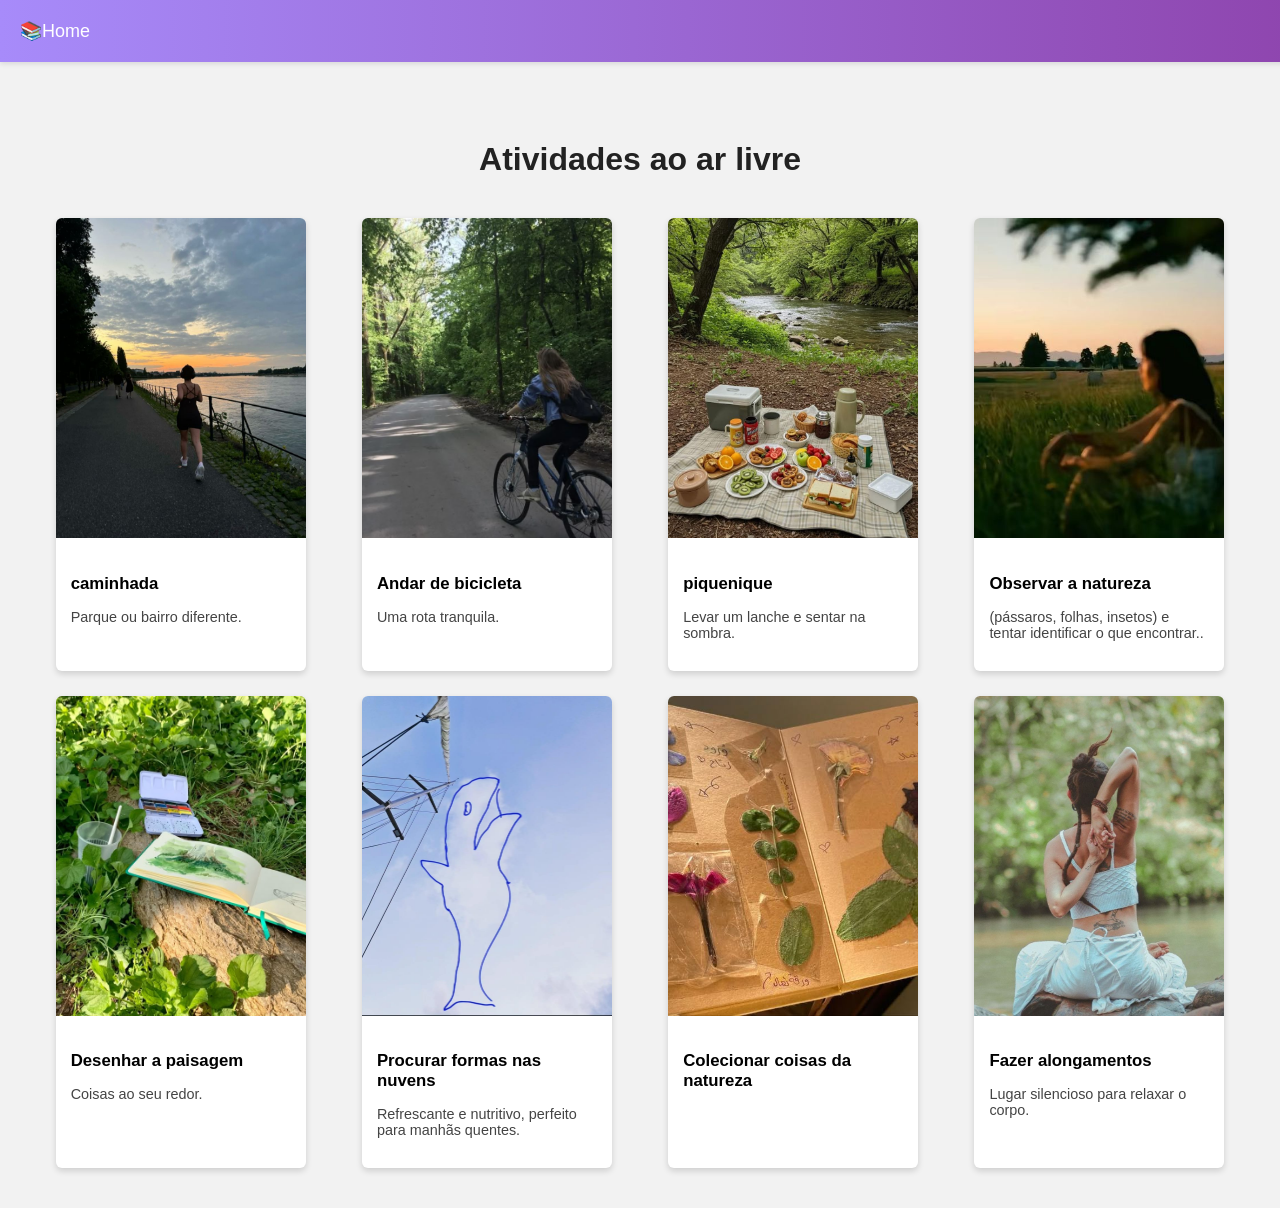
<file: caminhada.html>
<!DOCTYPE html>
<html lang="pt-BR">
<head>
  <meta charset="UTF-8" />
  <meta name="viewport" content="width=device-width, initial-scale=1.0" />

  <header class="navbar">
  <a href="index.html" class="logo">📚Home</a>
  
</header>

  <title>Atividades ao ar livre</title>
  <style>
   
    
  </style>
</head>
<body>

  <div class="container">
    <link rel="stylesheet" href="ler.css" />
    <h1>Atividades ao ar livre</h1>

    <div class="card-grid">
      <!-- Primeira linha -->
      <div class="card">
        <img src="livre/caminhada.jpeg" alt="caminhada">
        <div class="card-content">
          <h3>caminhada</h3>
          <p>Parque ou bairro diferente.</p>
         
        </div>
      </div>

      <div class="card">
        <img src="livre/bike.jpeg" alt="Salada de kiwi">
        <div class="card-content">
          <h3>Andar de bicicleta</h3>
          <p>Uma rota tranquila.</p>
         
        </div>
      </div>

      <div class="card">
        <img src="livre/piqueniqu.jpeg" alt="Mix de vegetais">
        <div class="card-content">
          <h3>piquenique</h3>
          <p>Levar um lanche e sentar na sombra.</p>
          
        </div>
      </div>

      <div class="card">
        <img src="livre/olhar.jpeg" alt="Pimentões à Juliana">
        <div class="card-content">
          <h3> Observar a natureza</h3>
          <p>(pássaros, folhas, insetos) e tentar identificar o que encontrar..</p>
         
        </div>
      </div>

      <!-- Segunda linha -->
      <div class="card">
        <img src="livre/Sketch.jpeg" alt="Tigela tropical">
        <div class="card-content">
          <h3>Desenhar a paisagem</h3>
          <p>Coisas ao seu redor.</p>
       
        </div>
      </div>

      <div class="card">
        <img src="livre/nuvem.jpg" alt="Smoothie de frutas">
        <div class="card-content">
          <h3>Procurar formas nas nuvens</h3>
          <p>Refrescante e nutritivo, perfeito para manhãs quentes.</p>
        
        </div>
      </div>

      <div class="card">
        <img src="livre/colecao.jpeg" alt="Salada colorida">
        <div class="card-content">
          <h3>Colecionar coisas da natureza</h3>
          
        </div>
      </div>

      <div class="card">
        <img src="livre/yoga.jpeg" alt="Tigela de frutas vermelhas">
        <div class="card-content">
          <h3>Fazer alongamentos</h3>
          <p>Lugar silencioso para relaxar o corpo.</p>
         
        </div>
      </div>
    </div>
  </div>

</body>
</html>
</file>
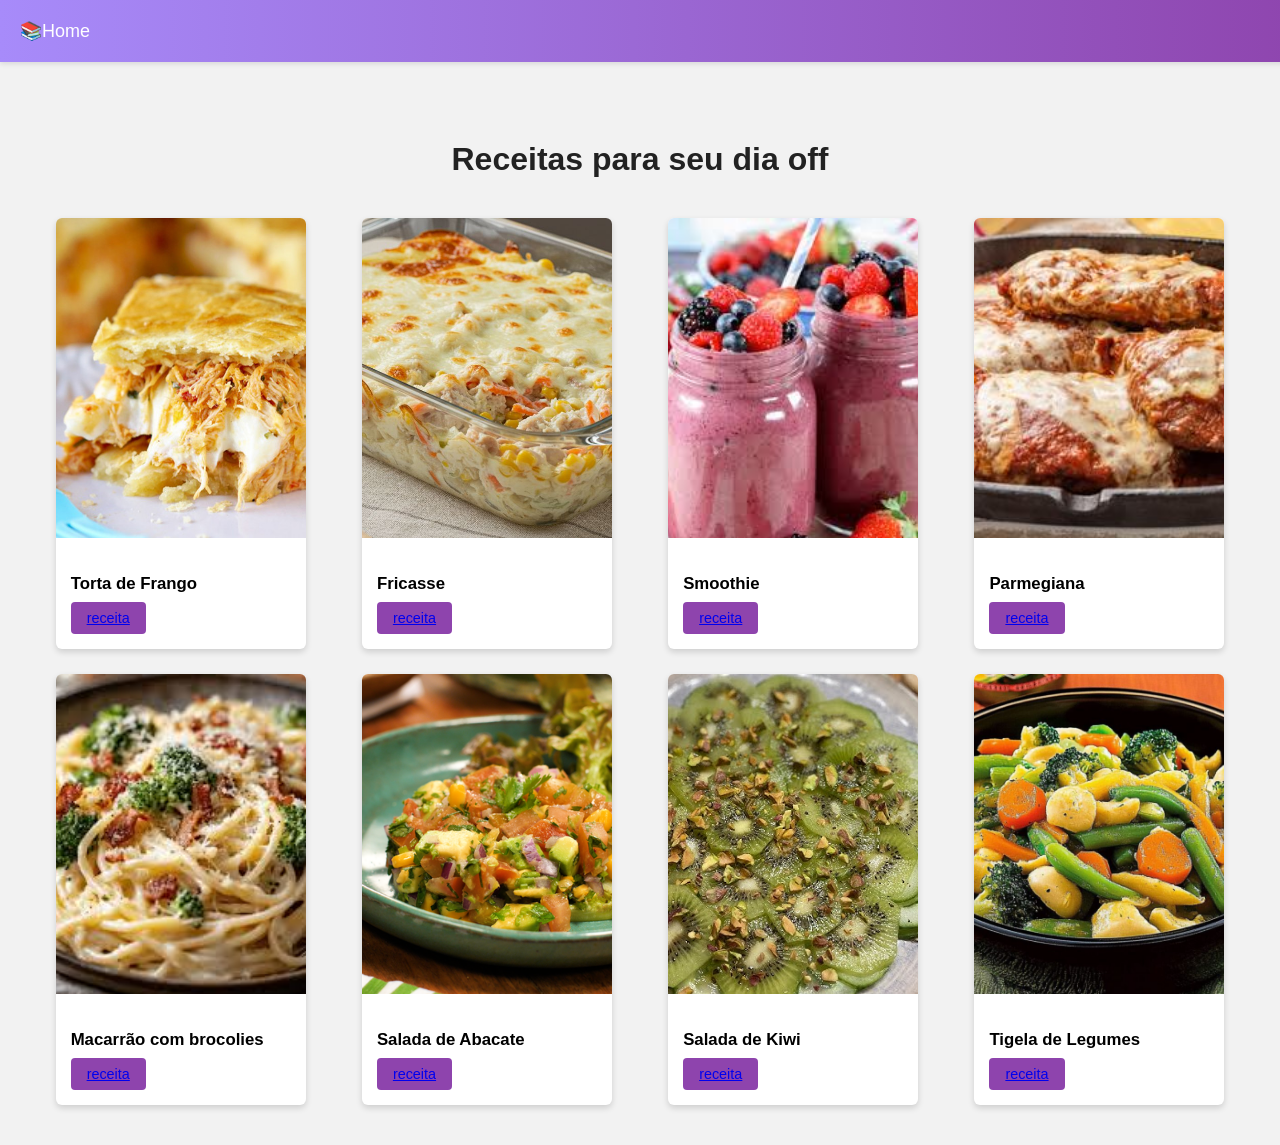
<file: cozinhar.html>
<!DOCTYPE html>
<html lang="pt-BR">
<head>
  <meta charset="UTF-8" />
  <meta name="viewport" content="width=device-width, initial-scale=1.0" />

  <header class="navbar">
  <a href="index.html" class="logo">📚Home</a>
  
</header>

  <title>Receitas para seu dia off</title>
  <style>
   
   
  </style>
</head>
<body>

  <div class="container">
    <link rel="stylesheet" href="ler.css" />
    <h1>Receitas para seu dia off</h1>

    <div class="card-grid">
      <!-- Primeira linha -->
      <div class="card">
        <img src="cozinha/frango.jpeg" alt="Tigela de abacate">
        <div class="card-content">
          <h3>Torta de Frango</h3>
          <button><a href=" https://www.tudogostoso.com.br/receita/1282-torta-de-frango.html" class="logo">receita</a></button>
        </div>
      </div>

      <div class="card">
        <img src="cozinha/fricasse.jpg" alt="Salada de kiwi">
        <div class="card-content">
          <h3>Fricasse</h3>
           <button><a href="https://www.tudogostoso.com.br/receita/10254-fricasse-de-frango.html" class="logo">receita</a></button>
        </div>
      </div>

      <div class="card">
        <img src="cozinha/fruta.jpg" alt="Mix de vegetais">
        <div class="card-content">
          <h3>Smoothie</h3>
          <button><a href="https://www.tudogostoso.com.br/receita/85492-smoothie-de-frutas.html" class="logo">receita</a></button>
        </div>
      </div>

      <div class="card">
        <img src="cozinha/parmegiana.jpg" alt="Pimentões à Juliana">
        <div class="card-content">
          <h3> Parmegiana</h3>
           <button><a href="https://www.tudogostoso.com.br/receita/9125-bife-a-parmegiana.html" class="logo">receita</a></button>
        </div>
      </div>

      <!-- Segunda linha -->
      <div class="card">
        <img src="cozinha/brocolis.jpg" alt="Tigela tropical">
        <div class="card-content">
          <h3>Macarrão com brocolies</h3>
           <button><a href=" https://www.tudogostoso.com.br/receita/138637-macarrao-com-brocolis-e-requeijao-a-sua-escolha.html" class="logo">receita</a></button>
        </div>
      </div>

      <div class="card">
        <img src="cozinha/abaca.png" alt="Smoothie de frutas">
        <div class="card-content">
          <h3>Salada de Abacate</h3>
          <button><a href=" https://www.tudogostoso.com.br/receita/65056-salada-de-abacates.html" class="logo">receita</a></button>
        </div>
      </div>

      <div class="card">
        <img src="cozinha/kiwi.jpg" alt="Salada colorida">
        <div class="card-content">
          <h3>Salada de Kiwi</h3>
         <button><a href="https://cookpad.com/br/receitas/15725626?view=search" class="logo">receita</a></button>
        </div>
      </div>

      <div class="card">
        <img src="cozinha/legume.jpg" alt="Tigela de frutas vermelhas">
        <div class="card-content">
          <h3>Tigela de Legumes</h3>
           <button><a href=" https://www.tudogostoso.com.br/receita/86844-legumes-no-forno.html" class="logo">receita</a></button>
        </div>
      </div>
    </div>
  </div>

</body>
</html>
</file>
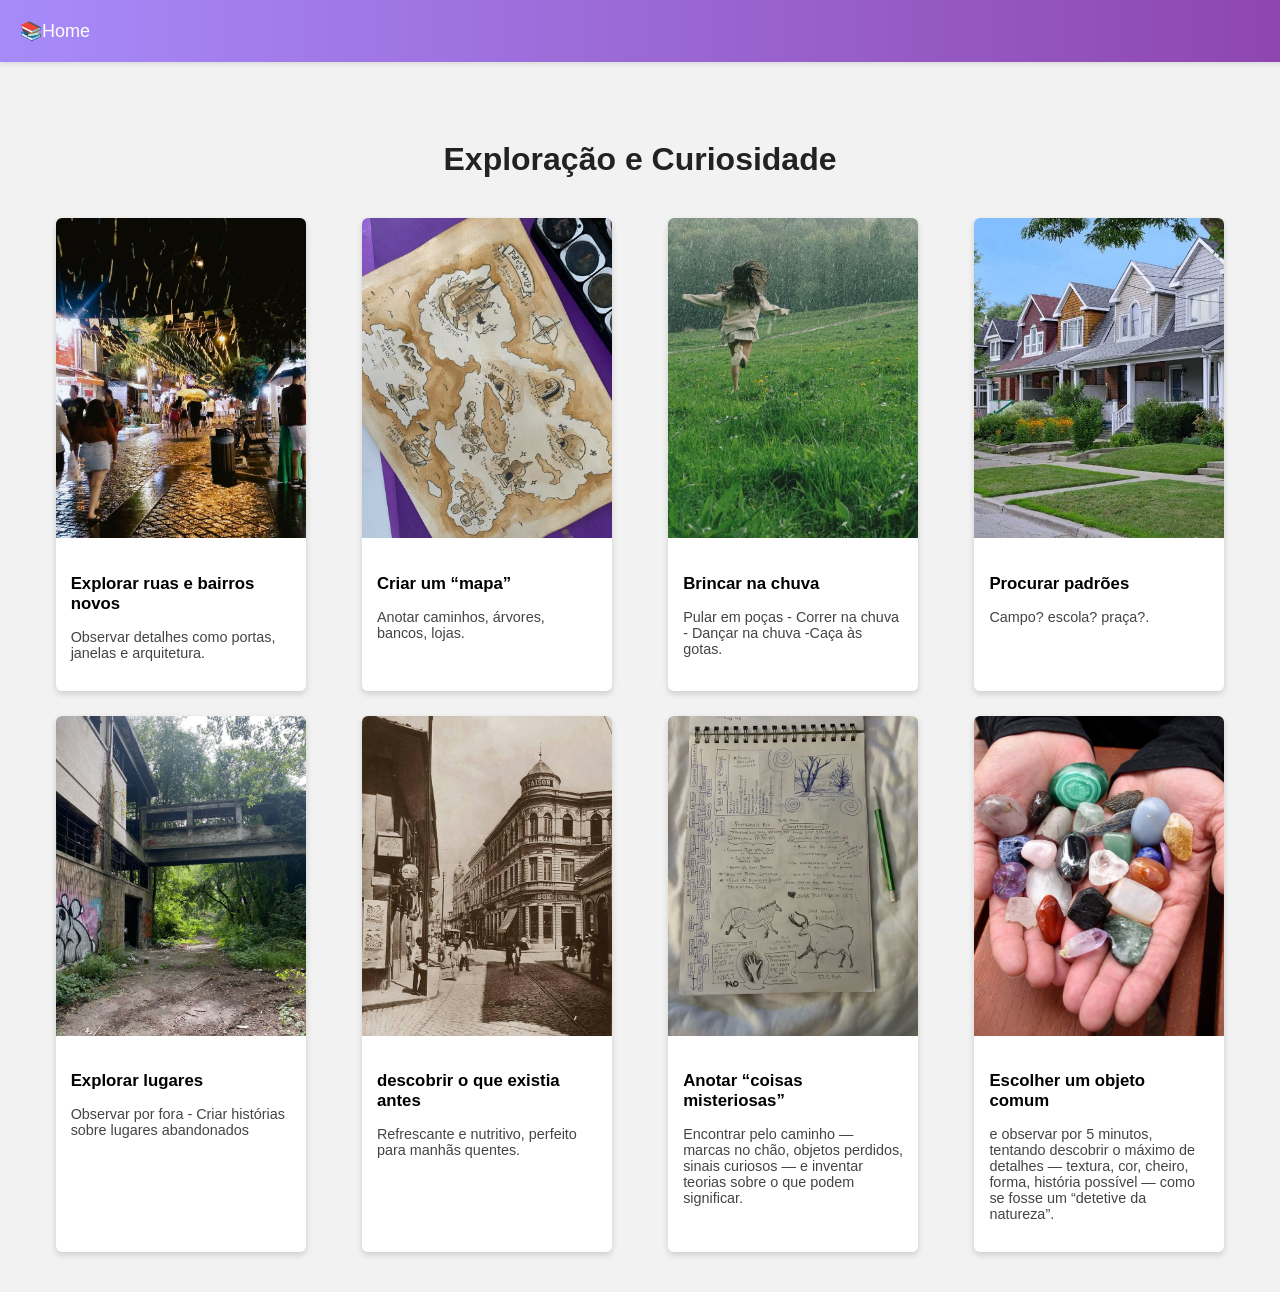
<file: Curiosidade.html>
<!DOCTYPE html>
<html lang="pt-BR">
<head>
  <meta charset="UTF-8" />
  <meta name="viewport" content="width=device-width, initial-scale=1.0" />

  <header class="navbar">
  <a href="index.html" class="logo">📚Home</a>
  
</header>

  <title>Exploração e Curiosidade</title>
  <style>
   
    
  </style>
</head>
<body>

  <div class="container">
    <link rel="stylesheet" href="ler.css" />
    <h1>Exploração e Curiosidade</h1>

    <div class="card-grid">
      <!-- Primeira linha -->
      <div class="card">
        <img src="curiosidade/rua.jpeg" alt="quadro">
        <div class="card-content">
          <h3> Explorar ruas e bairros novos</h3>
          <p>Observar detalhes como portas, janelas e arquitetura.</p>
          
        </div>
      </div>

      <div class="card">
        <img src="curiosidade/mapa.jpeg" alt="mortovivo">
        <div class="card-content">
          <h3>Criar um “mapa”</h3>
          <p>Anotar caminhos, árvores, bancos, lojas.</p>
      
        </div>
      </div>

      <div class="card">
        <img src="curiosidade/chuva.jpeg" alt="Dança">
        <div class="card-content">
          <h3>Brincar na chuva</h3>
          <p>Pular em poças - Correr na chuva - Dançar na chuva -Caça às gotas.</p>
          
        </div>
      </div>

      <div class="card">
        <img src="curiosidade/casa.jpeg" alt="Pimentões à Juliana">
        <div class="card-content">
          <h3> Procurar padrões</h3>
          <p>Campo? escola? praça?.</p>
         
        </div>
      </div>

      <!-- Segunda linha -->
      <div class="card">
        <img src="curiosidade/abandonado.jpeg" alt="Tigela tropical">
        <div class="card-content">
          <h3>Explorar lugares </h3>
          <p>Observar por fora - Criar histórias sobre lugares abandonados </p>
          
        </div>
      </div>

      <div class="card">
        <img src="curiosidade/antigo.jpeg" alt="Smoothie de frutas">
        <div class="card-content">
          <h3>descobrir o que existia antes</h3>
          <p>Refrescante e nutritivo, perfeito para manhãs quentes.</p>
         
        </div>
      </div>

      <div class="card">
        <img src="curiosidade/anotacao.jpeg" alt="Salada colorida">
        <div class="card-content">
          <h3>Anotar “coisas misteriosas”</h3>
          <p>Encontrar pelo caminho — marcas no chão, objetos perdidos, sinais curiosos — e inventar teorias sobre o que podem significar.
</p>
         
        </div>
      </div>

      <div class="card">
        <img src="curiosidade/pedra.jpeg" alt="Tigela de frutas vermelhas">
        <div class="card-content">
          <h3>Escolher um objeto comum</h3>
          <p>e observar por 5 minutos, tentando descobrir o máximo de detalhes — textura, cor, cheiro, forma, história possível — como se fosse um “detetive da natureza”.</p>
         
        </div>
      </div>
    </div>
  </div>

</body>
</html>
</file>
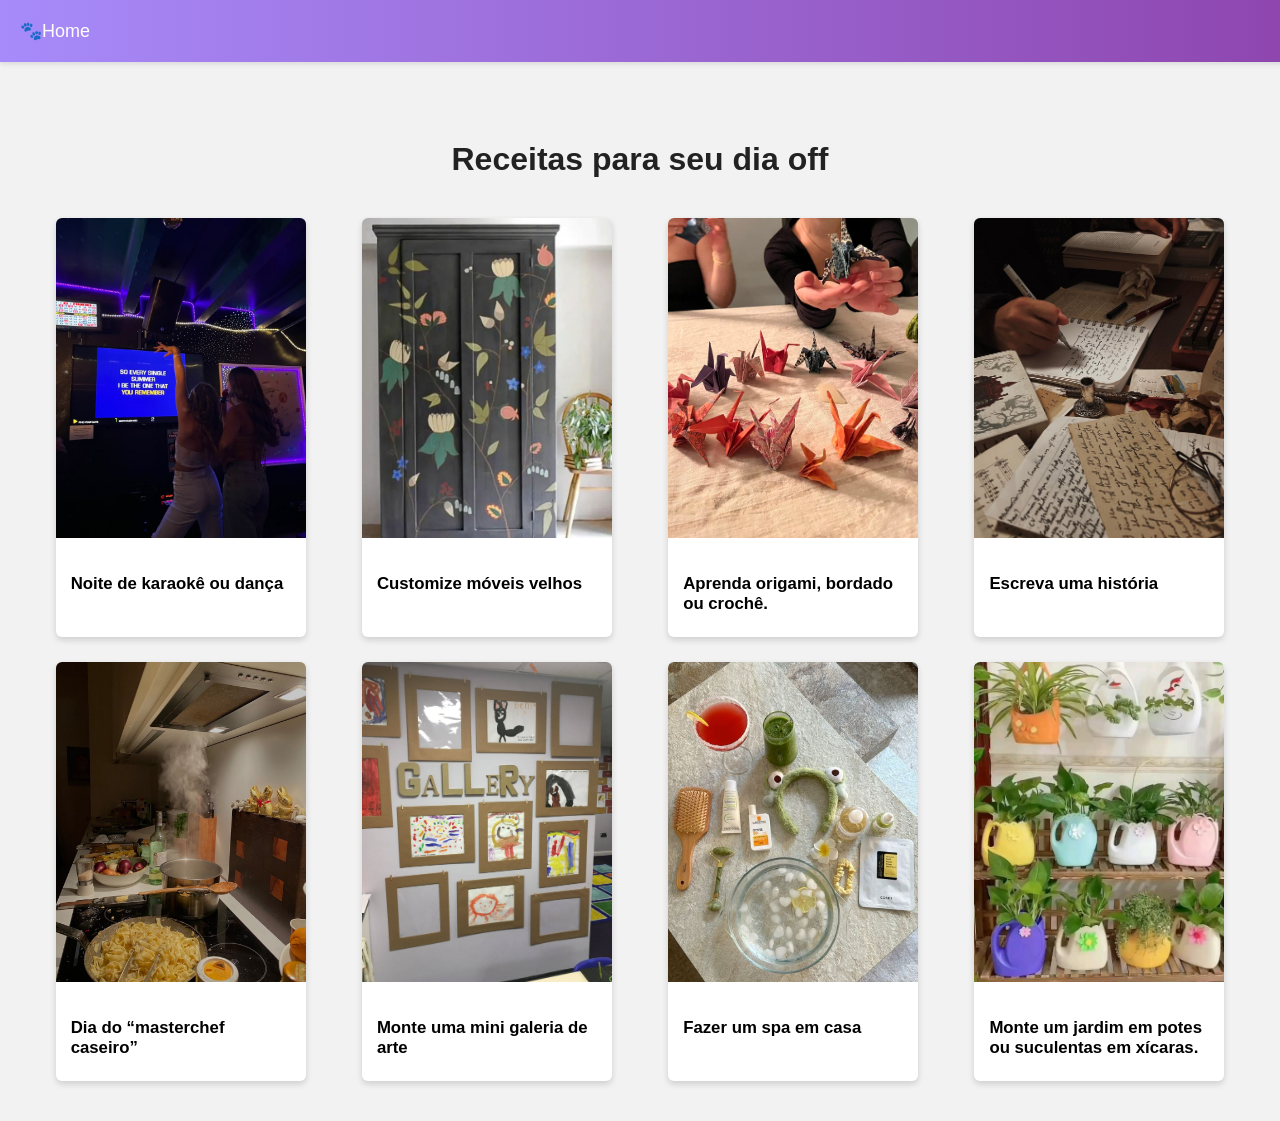
<file: diaoffline.html>
<!DOCTYPE html>
<html lang="pt-BR">
<head>
  <meta charset="UTF-8" />
  <meta name="viewport" content="width=device-width, initial-scale=1.0" />
  <title>Arrumar para  colocar ideias criativas Offline</title>
  <style>
    
  </style>
  <header class="navbar">
 <a href="index.html" class="logo"> 🐾Home</a>
  
</header>

  <link rel="stylesheet" href="ler.css" />
 <title>Livros Ficção para você</title>
</head>
</head>
<body>

  <div class="container">
    <h1>Receitas para seu dia off</h1>

    <div class="card-grid">
      <!-- Primeira linha -->
       <div class="card">
        <img src="off/Karaoke nights.jpeg" alt="karaokê">
        <div class="card-content">
          <h3>Noite de karaokê ou dança</h3>
          
        </div>
      </div>

      <div class="card">
   <img src="off/renova.jpeg" alt="renova">
        <div class="card-content">
          <h3>Customize móveis velhos</h3>
         
        </div>
      </div>

      <div class="card">
        <img src="off/origami.jpg" alt="origami">
        <div class="card-content">
          <h3>Aprenda origami, bordado ou crochê.</h3>
          
        </div>
      </div>

      <div class="card">
        <img src="off/livro.jpg" alt="garota">
        <div class="card-content">
          <h3>Escreva uma história</h3>
          
        </div>
      </div>

      <!-- Segunda linha -->
      <div class="card">
        <img src="off/cozinha.jpg" alt="cozinhar">
        <div class="card-content">
          <h3>Dia do “masterchef caseiro” </h3>
          
        </div>
      </div>

      <div class="card">
        <img src="off/galeria.jpg" alt="garota">
        <div class="card-content">
          <h3>Monte uma mini galeria de arte</h3>
          
        </div>
      </div>

      <div class="card">
        <img src="off/spa.jpg" alt="garota">
        <div class="card-content">
          <h3>Fazer um spa em casa</h3>
         
        </div>
      </div>

      <div class="card">
        <img src="off/jardin.jpg" alt="garota">
        <div class="card-content">
          <h3>Monte um jardim em potes ou suculentas em xícaras.</h3>
          
        </div>
      </div>
    </div>
  </div>

</body>
</html>
</file>
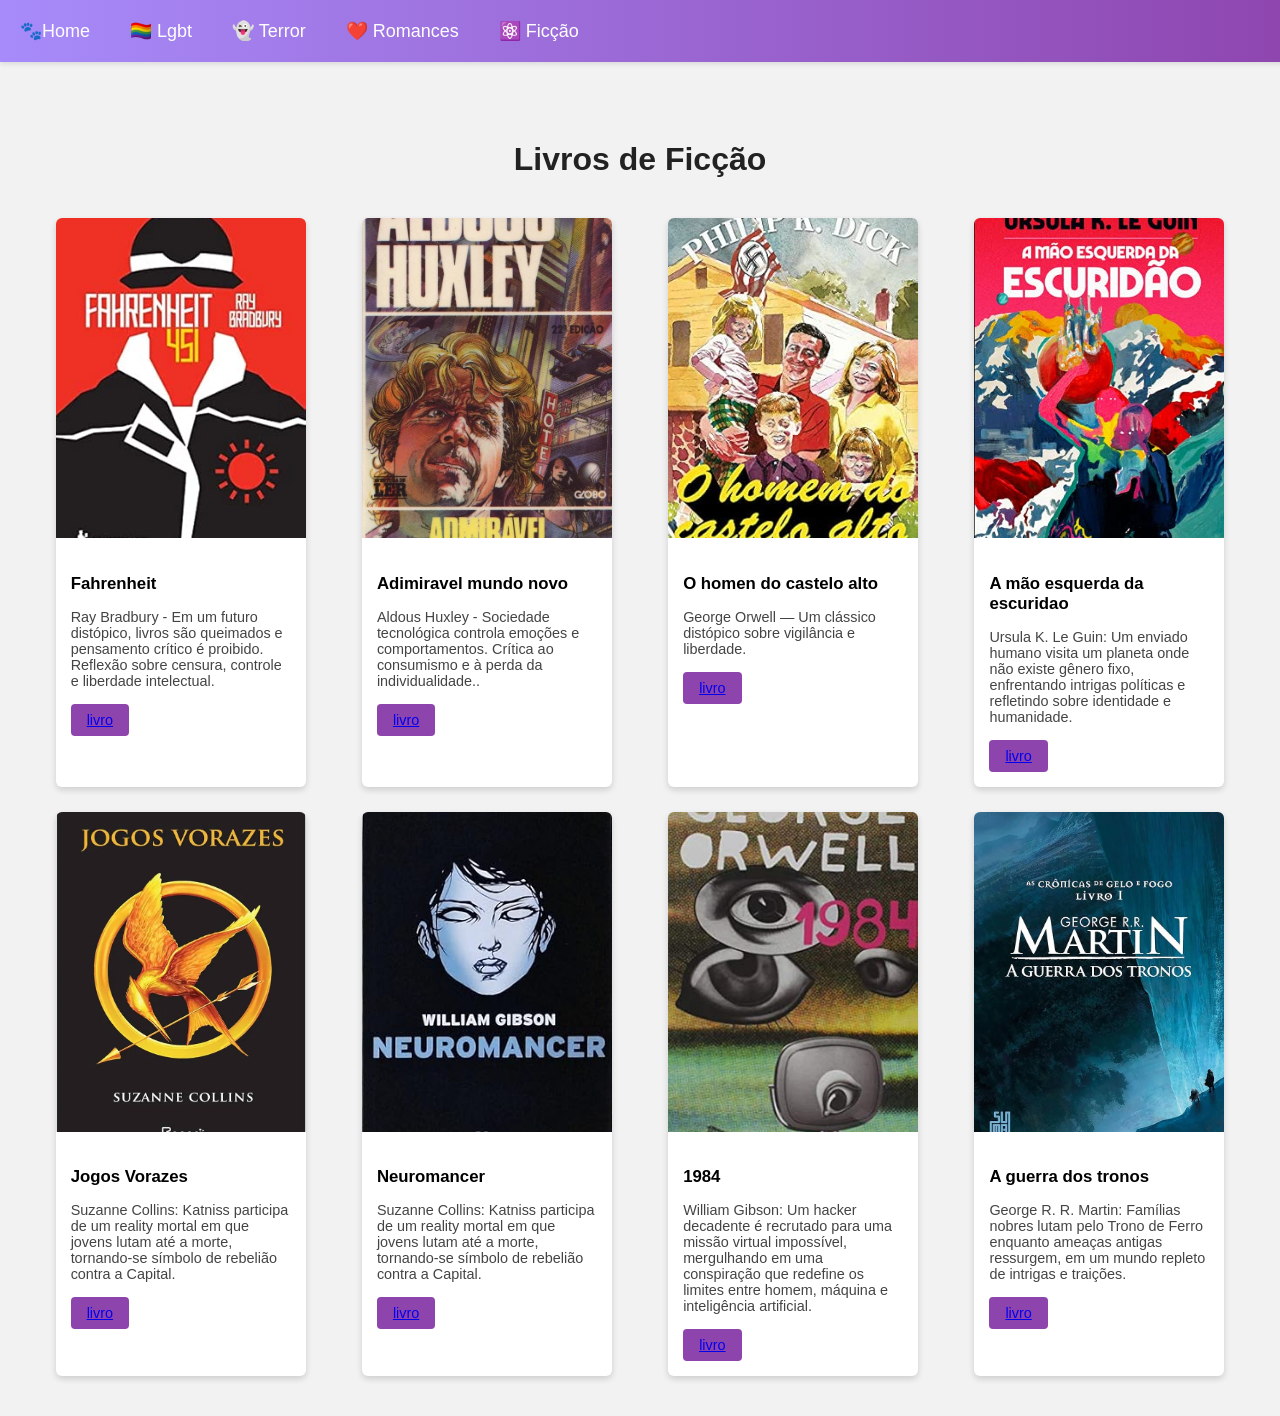
<file: ficçao.html>
<!DOCTYPE html>
<html lang="pt-BR">
<head>
  <meta charset="UTF-8" />
  <meta name="viewport" content="width=device-width, initial-scale=1.0" />

  <header class="navbar">
 <a href="index.html" class="logo"> 🐾Home</a>
  <a href="lgbt.html" class="logo">🏳️‍🌈 Lgbt</a>
  <a href="Terror.html" class="logo">👻 Terror</a>
   <a href="Romance.html" class="logo">❤️ Romances</a>
    <a href="ficçao.html" class="logo">⚛️ Ficção</a>
</header>

  <link rel="stylesheet" href="ler.css" />
 <title>Livros Ficção para você</title>
</head>
<body>

  <div class="container">
    <h1>Livros de Ficção</h1>

    <div class="card-grid">
      <!-- Primeira linha -->
       <div class="card">
        <img src="livro/sol.jpg" alt="sol">
        <div class="card-content">
          <h3>Fahrenheit</h3>
          <p>Ray Bradbury - Em um futuro distópico, livros são queimados e pensamento crítico é proibido.
Reflexão sobre censura, controle e liberdade intelectual.</p>
         <button><a href=" https://www.tudogostoso.com.br/receita/86844-legumes-no-forno.html" class="logo">livro</a></button>
        </div>
      </div>

       
      <div class="card">
        <img src="livro/mundo.webp" alt="mundo">
        <div class="card-content">
          <h3>Adimiravel mundo novo</h3>
          <p>Aldous Huxley - Sociedade tecnológica controla emoções e comportamentos.
Crítica ao consumismo e à perda da individualidade..</p>
          <button><a href=" https://www.tudogostoso.com.br/receita/86844-legumes-no-forno.html" class="logo">livro</a></button>
        </div>
      </div> 

      <div class="card">
        <img src="livro/castelo.jpg" alt="castelo">
        <div class="card-content">
          <h3>O homen do castelo alto</h3>
          <p>George Orwell — Um clássico distópico sobre vigilância e liberdade.</p>
          <button><a href=" https://www.tudogostoso.com.br/receita/86844-legumes-no-forno.html" class="logo">livro</a></button>
        </div>
      </div>

      <div class="card">
        <img src="livro/mao.jpg" alt="mao">
        <div class="card-content">
          <h3>A mão esquerda da escuridao</h3>
          <p>Ursula K. Le Guin: Um enviado humano visita um planeta onde não existe gênero fixo, enfrentando intrigas políticas e refletindo sobre identidade e humanidade.</p>
         <button><a href=" https://www.tudogostoso.com.br/receita/86844-legumes-no-forno.html" class="logo">livro</a></button>
        </div>
      </div>

      

      <!-- Segunda linha -->
     
<div class="card">
        <img src="livro/jogos.webp" alt="jogos">
        <div class="card-content">
          <h3>Jogos Vorazes</h3>
          <p>Suzanne Collins: Katniss participa de um reality mortal em que jovens lutam até a morte, tornando-se símbolo de rebelião contra a Capital.</p>
          <button><a href=" https://www.tudogostoso.com.br/receita/86844-legumes-no-forno.html" class="logo">livro</a></button>
        </div>
      </div> 
      
      
<div class="card">
        <img src="livro/neuro.jpg" alt="neuro">
        <div class="card-content">
          <h3>Neuromancer</h3>
          <p>Suzanne Collins: Katniss participa de um reality mortal em que jovens lutam até a morte, tornando-se símbolo de rebelião contra a Capital.</p>
         <button><a href=" https://www.tudogostoso.com.br/receita/86844-legumes-no-forno.html" class="logo">livro</a></button>
        </div>
      </div>


      <div class="card">
        <img src="livro/olho.jpg" alt="estrela">
        <div class="card-content">
          <h3>1984</h3>
          <p>William Gibson: Um hacker decadente é recrutado para uma missão virtual impossível, mergulhando em uma conspiração que redefine os limites entre homem, máquina e inteligência artificial.</p>
          <button><a href=" https://www.tudogostoso.com.br/receita/86844-legumes-no-forno.html" class="logo">livro</a></button>
        </div>
      </div>

<div class="card">
        <img src="livro/guerra.webp" alt="guerra">
        <div class="card-content">
          <h3>A guerra dos tronos</h3>
          <p>George R. R. Martin: Famílias nobres lutam pelo Trono de Ferro enquanto ameaças antigas ressurgem, em um mundo repleto de intrigas e traições.</p>
          <button><a href=" https://www.tudogostoso.com.br/receita/86844-legumes-no-forno.html" class="logo">livro</a></button>
        </div>
      </div>

 
      
    </div>
  </div>

</body>
</html>
</file>
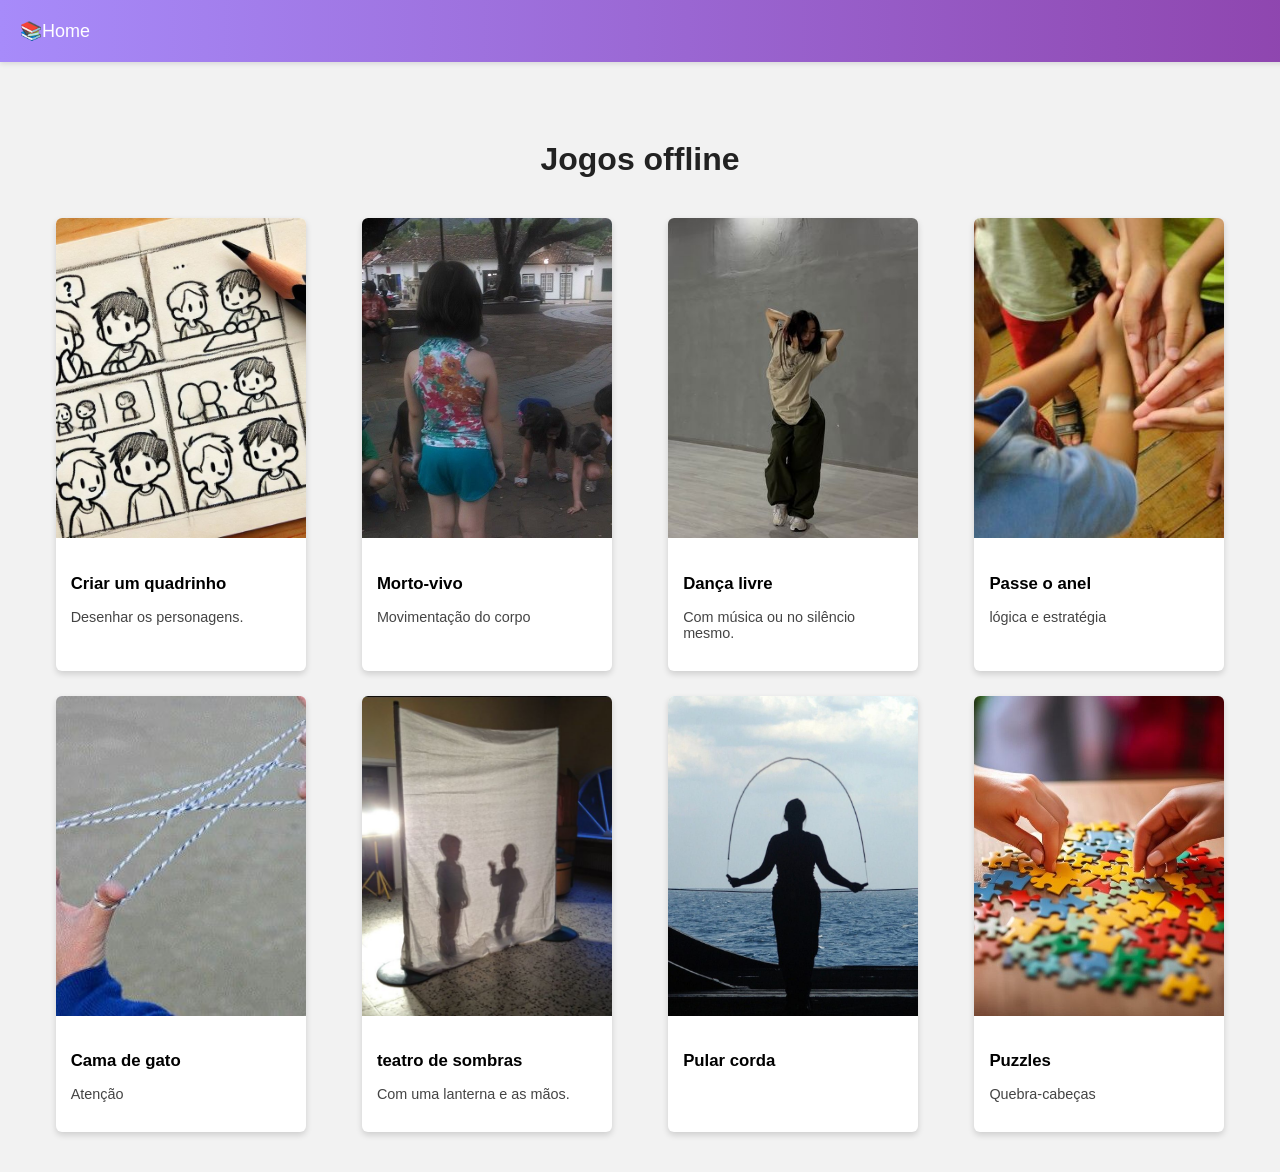
<file: jogos.html>
<!DOCTYPE html>
<html lang="pt-BR">
<head>
  <meta charset="UTF-8" />
  <meta name="viewport" content="width=device-width, initial-scale=1.0" />

  <header class="navbar">
  <a href="index.html" class="logo">📚Home</a>
  
</header>

  <title>Jogos offline</title>
  <style>
   
    
  </style>
</head>
<body>

  <div class="container">
    <link rel="stylesheet" href="ler.css" />
    <h1>Jogos offline</h1>

    <div class="card-grid">
      <!-- Primeira linha -->
      <div class="card">
        <img src="jogo/quadrinhos.jpeg" alt="quadro">
        <div class="card-content">
          <h3> Criar um quadrinho</h3>
          <p>Desenhar os personagens.</p>
          
        </div>
      </div>

      <div class="card">
        <img src="jogo/mortovivo.jpeg" alt="mortovivo">
        <div class="card-content">
          <h3>Morto-vivo</h3>
          <p>Movimentação do corpo</p>
         
        </div>
      </div>

      <div class="card">
        <img src="jogo/danca.jpeg" alt="Dança">
        <div class="card-content">
          <h3>Dança livre</h3>
          <p>Com música ou no silêncio mesmo.</p>
        
        </div>
      </div>

      <div class="card">
        <img src="jogo/anel.jpeg" alt="Pimentões à Juliana">
        <div class="card-content">
          <h3> Passe o anel</h3>
          <p>lógica e estratégia</p>
        </div>
      </div>

      <!-- Segunda linha -->
      <div class="card">
        <img src="jogo/cama.jpeg" alt="Tigela tropical">
        <div class="card-content">
          <h3>Cama de gato</h3>
          <p>Atenção </p>
         
        </div>
      </div>

      <div class="card">
        <img src="jogo/sombra.jpeg" alt="Smoothie de frutas">
        <div class="card-content">
          <h3>teatro de sombras</h3>
          <p>Com uma lanterna e as mãos.</p>
        
        </div>
      </div>

      <div class="card">
        <img src="jogo/corda.jpeg" alt="Salada colorida">
        <div class="card-content">
          <h3>Pular corda</h3>
        
        </div>
      </div>

      <div class="card">
        <img src="jogo/cabeca.jpeg" alt="Tigela de frutas vermelhas">
        <div class="card-content">
          <h3>Puzzles</h3>
          <p>Quebra-cabeças</p>
       
        </div>
      </div>
    </div>
  </div>

</body>
</html>
</file>
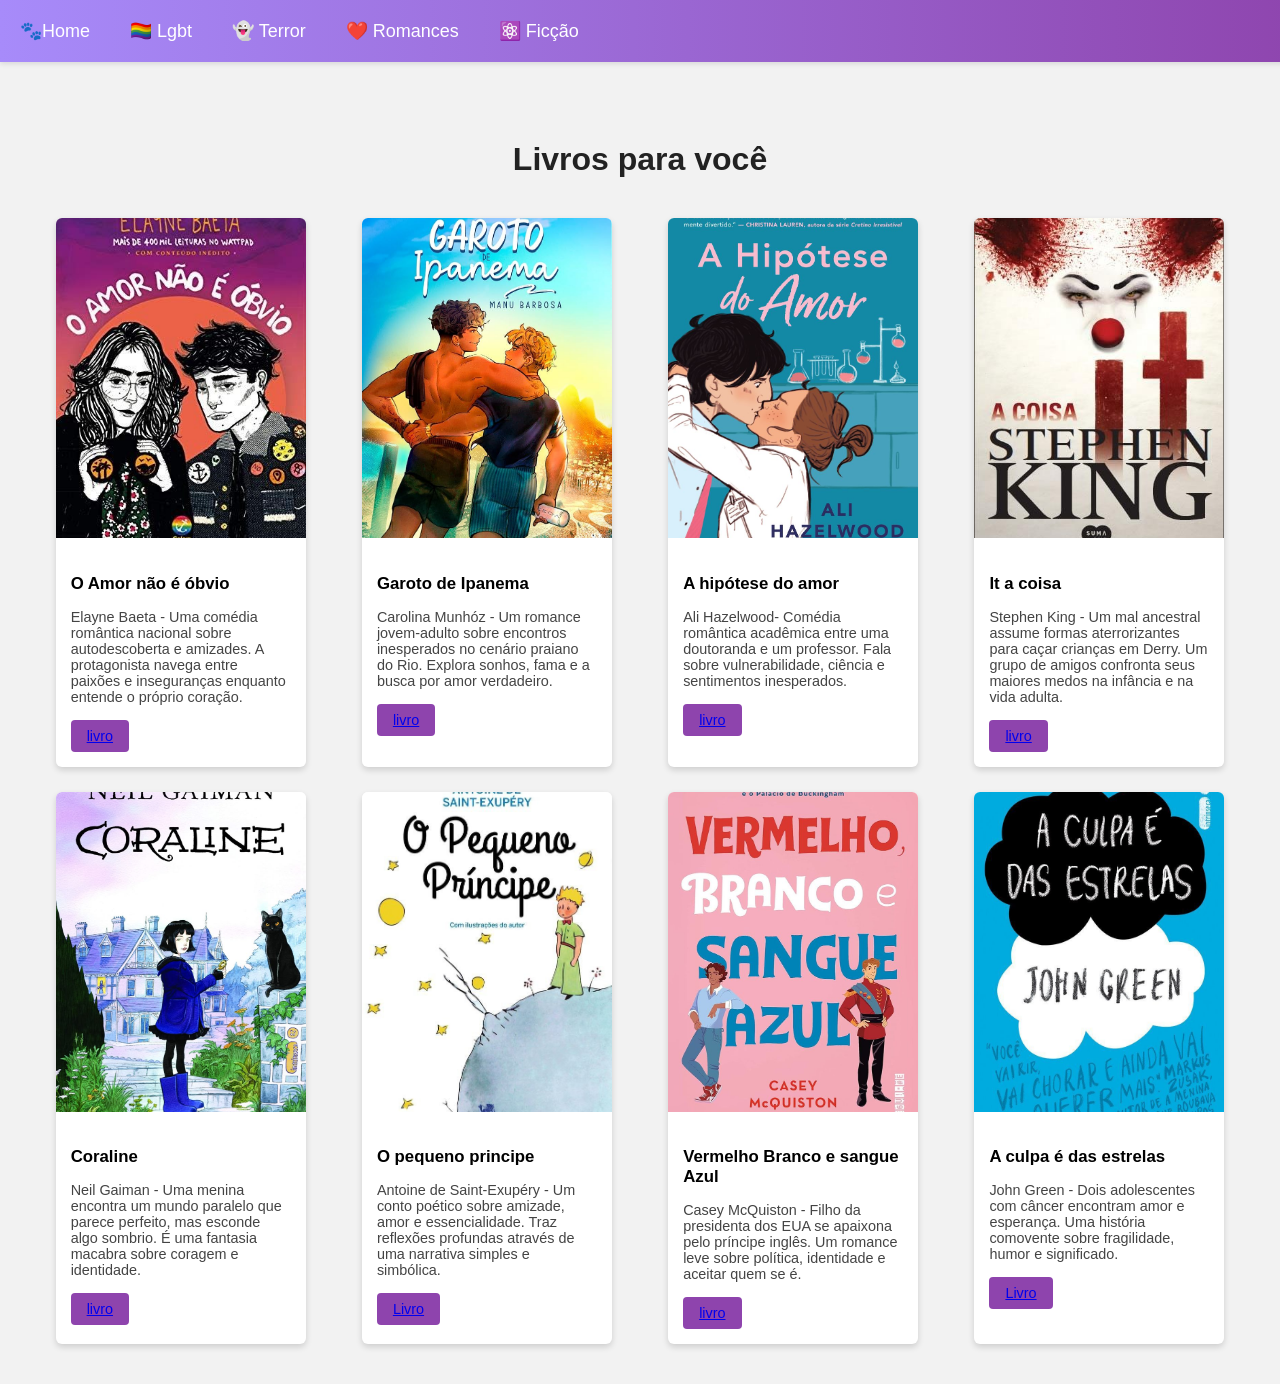
<file: ler.html>
<!DOCTYPE html>
<html lang="pt-BR">
<head>
  <meta charset="UTF-8" />
  <meta name="viewport" content="width=device-width, initial-scale=1.0" />

<header class="navbar">
  <a href="index.html" class="logo"> 🐾Home</a>
  <a href="lgbt.html" class="logo">🏳️‍🌈 Lgbt</a>
  <a href="Terror.html" class="logo">👻 Terror</a>
   <a href="Romance.html" class="logo">❤️ Romances</a>
    <a href="ficçao.html" class="logo">⚛️ Ficção</a>
   
</header>

  <link rel="stylesheet" href="ler.css" />
  <title>Livros para você</title>
  
</head>
<body>

  <div class="container">
    <h1>Livros para você</h1>

    <div class="card-grid">
      <!-- Primeira linha -->
      <div class="card">
        <img src="livro/amornaoobvio.jpeg" alt="amornaoobvio">
        <div class="card-content">
          <h3>O Amor não é óbvio</h3>
          <p>Elayne Baeta - Uma comédia romântica nacional sobre autodescoberta e amizades.
A protagonista navega entre paixões e inseguranças enquanto entende o próprio coração.</p>
            <button><a href=" https://www.amazon.com.br/amor-n%C3%A3o-%C3%A9-%C3%B3bvio/dp/8501118265" class="logo">livro</a></button>
        </div>
      </div>


 <div class="card">
        <img src="livro/jikook.jpeg" alt="jikook">
        <div class="card-content">
          <h3>Garoto de Ipanema</h3>
          <p>Carolina Munhóz - Um romance jovem-adulto sobre encontros inesperados no cenário praiano do Rio.
Explora sonhos, fama e a busca por amor verdadeiro.</p>
            <button><a href=" https://www.amazon.com.br/Garoto-Ipanema-Manu-Barbosa-ebook/dp/B0D9KLTZCW/ref=sr_1_2?__mk_pt_BR=%C3%85M%C3%85%C5%BD%C3%95%C3%91&crid=2Z7YTE7E7MIMG&dib=eyJ2IjoiMSJ9.[base64].u1c3jZkoK1lKE0ZWUI8BoNG3fMXwJ5qY1USHODo8NGY&dib_tag=se&keywords=Garoto+de+Ipanema&qid=1763469014&s=books&sprefix=garoto+de+ipanema%2Cstripbooks%2C401&sr=1-2" class="logo">livro</a></button>
        </div>
      </div>
      
      <div class="card">
        <img src="livro/hipotesedoamor.jpeg" alt="hipotesedoamor">
        <div class="card-content">
          <h3>A hipótese do amor</h3>
          <p>Ali Hazelwood- Comédia romântica acadêmica entre uma doutoranda e um professor.
Fala sobre vulnerabilidade, ciência e sentimentos inesperados.</p>
           <button><a href="https://www.amazon.com.br/hip%C3%B3tese-amor-Sucesso-TikTok/dp/6555653302/ref=sr_1_1?__mk_pt_BR=%C3%85M%C3%85%C5%BD%C3%95%C3%91&crid=3D7ID32W17LFI&dib=eyJ2IjoiMSJ9.[base64].0-nyeIpmzR__QrOZ4U_Gm-U3Wu5_PZK3eKtIQgs5E58&dib_tag=se&keywords=A+hip%C3%B3tese+do+amor&qid=1763469088&s=books&sprefix=a+hip%C3%B3tese+do+amor%2Cstripbooks%2C388&sr=1-1" class="logo">livro</a></button>
        </div>
      </div>

      <div class="card">
        <img src="livro/it.jpeg" alt="it">
        <div class="card-content">
          <h3>It a coisa</h3>
          <p>Stephen King - Um mal ancestral assume formas aterrorizantes para caçar crianças em Derry.
Um grupo de amigos confronta seus maiores medos na infância e na vida adulta.</p>
            <button><a href=" https://www.amazon.com.br/coisa-livro-origem-s%C3%A9rie-Bem-vindos/dp/8560280944/ref=sr_1_1?crid=3KO50UGCHCN4J&dib=eyJ2IjoiMSJ9.[base64].jTkItrW17RuFy17_akJpsVzvxqqmhLE6VTfmMzQoemU&dib_tag=se&keywords=it+a+coisa&qid=1763469118&s=books&sprefix=it%2Cstripbooks%2C344&sr=1-1&ufe=app_do%3Aamzn1.fos.6121c6c4-c969-43ae-92f7-cc248fc6181d" class="logo">livro</a></button>
        </div>
      </div>

      <!-- Segunda linha -->
     
<div class="card">
        <img src="livro/coraline.jpeg" alt="coraline">
        <div class="card-content">
          <h3>Coraline</h3>
          <p>Neil Gaiman - Uma menina encontra um mundo paralelo que parece perfeito, mas esconde algo sombrio.
É uma fantasia macabra sobre coragem e identidade.</p>
           <button><a href=" https://www.amazon.com.br/Coraline-Acompanha-marcador-p%C3%A1ginas-especial/dp/8551006754/ref=sr_1_2?crid=14XW1VEECT9UH&dib=eyJ2IjoiMSJ9.[base64].1cBygWBs0c9ztT6P7ccJG5_aUCSF25svQfNw7h5VBfM&dib_tag=se&keywords=coraline&qid=1763469153&s=books&sprefix=co%2Cstripbooks%2C348&sr=1-2" class="logo">livro</a></button>
        </div>
      </div> 

      <div class="card">
        <img src="livro/principe.jpeg" alt="principe">
        <div class="card-content">
          <h3>O pequeno principe</h3>
          <p>Antoine de Saint-Exupéry - Um conto poético sobre amizade, amor e essencialidade.
Traz reflexões profundas através de uma narrativa simples e simbólica.</p>
            <button><a href="https://www.amazon.com.br/Pequeno-Pr%C3%ADncipe-Antoine-Saint-Exupery/dp/856709710X/ref=sr_1_1_sspa?crid=1847VJI5D16Z1&dib=eyJ2IjoiMSJ9.[base64].sVtCw5lSWOAw_3in5e_wvs0ZPI5zdpMXFsN_t1fxXIk&dib_tag=se&keywords=o+pequeno+principe&qid=1763469193&s=books&sprefix=o+p%2Cstripbooks%2C332&sr=1-1-spons&sp_csd=d2lkZ2V0TmFtZT1zcF9hdGY&psc=1" class="logo">Livro</a></button>
        </div>
      </div>

      <div class="card">
        <img src="livro/vermelhobranco.jpeg" alt="vermelhobranco">
        <div class="card-content">
          <h3>Vermelho Branco e sangue Azul</h3>
          <p>Casey McQuiston - Filho da presidenta dos EUA se apaixona pelo príncipe inglês.
Um romance leve sobre política, identidade e aceitar quem se é.</p>
           <button><a href="https://www.amazon.com.br/Vermelho-branco-sangue-Casey-McQuiston/dp/8555340942/ref=sr_1_1?__mk_pt_BR=%C3%85M%C3%85%C5%BD%C3%95%C3%91&crid=1A6ZVKHCSX1SJ&dib=eyJ2IjoiMSJ9.[base64].kz__yAofulET62tk9iwyELifYTxzu5E6J7-csG8Izqk&dib_tag=se&keywords=Vermelho+Branco+e+sangue+Azul&qid=1763469232&s=books&sprefix=vermelho+branco+e+sangue+azul%2Cstripbooks%2C661&sr=1-1 https://www.tudogostoso.com.br/receita/86844-legumes-no-forno.html" class="logo">livro</a></button>
      </div>
      </div>
      <div class="card">
        <img src="livro/estrela.jpeg" alt="estrela">
        <div class="card-content">
          <h3>A culpa é das estrelas</h3>
          <p>John Green - Dois adolescentes com câncer encontram amor e esperança.
Uma história comovente sobre fragilidade, humor e significado.</p>
            <button><a href=" https://www.amazon.com.br/Culpa-%C3%89-das-Estrelas/dp/8580572266" class="logo">Livro</a></button>
        </div>
      </div>
    </div>
  </div>

</body>
</html>
</file>
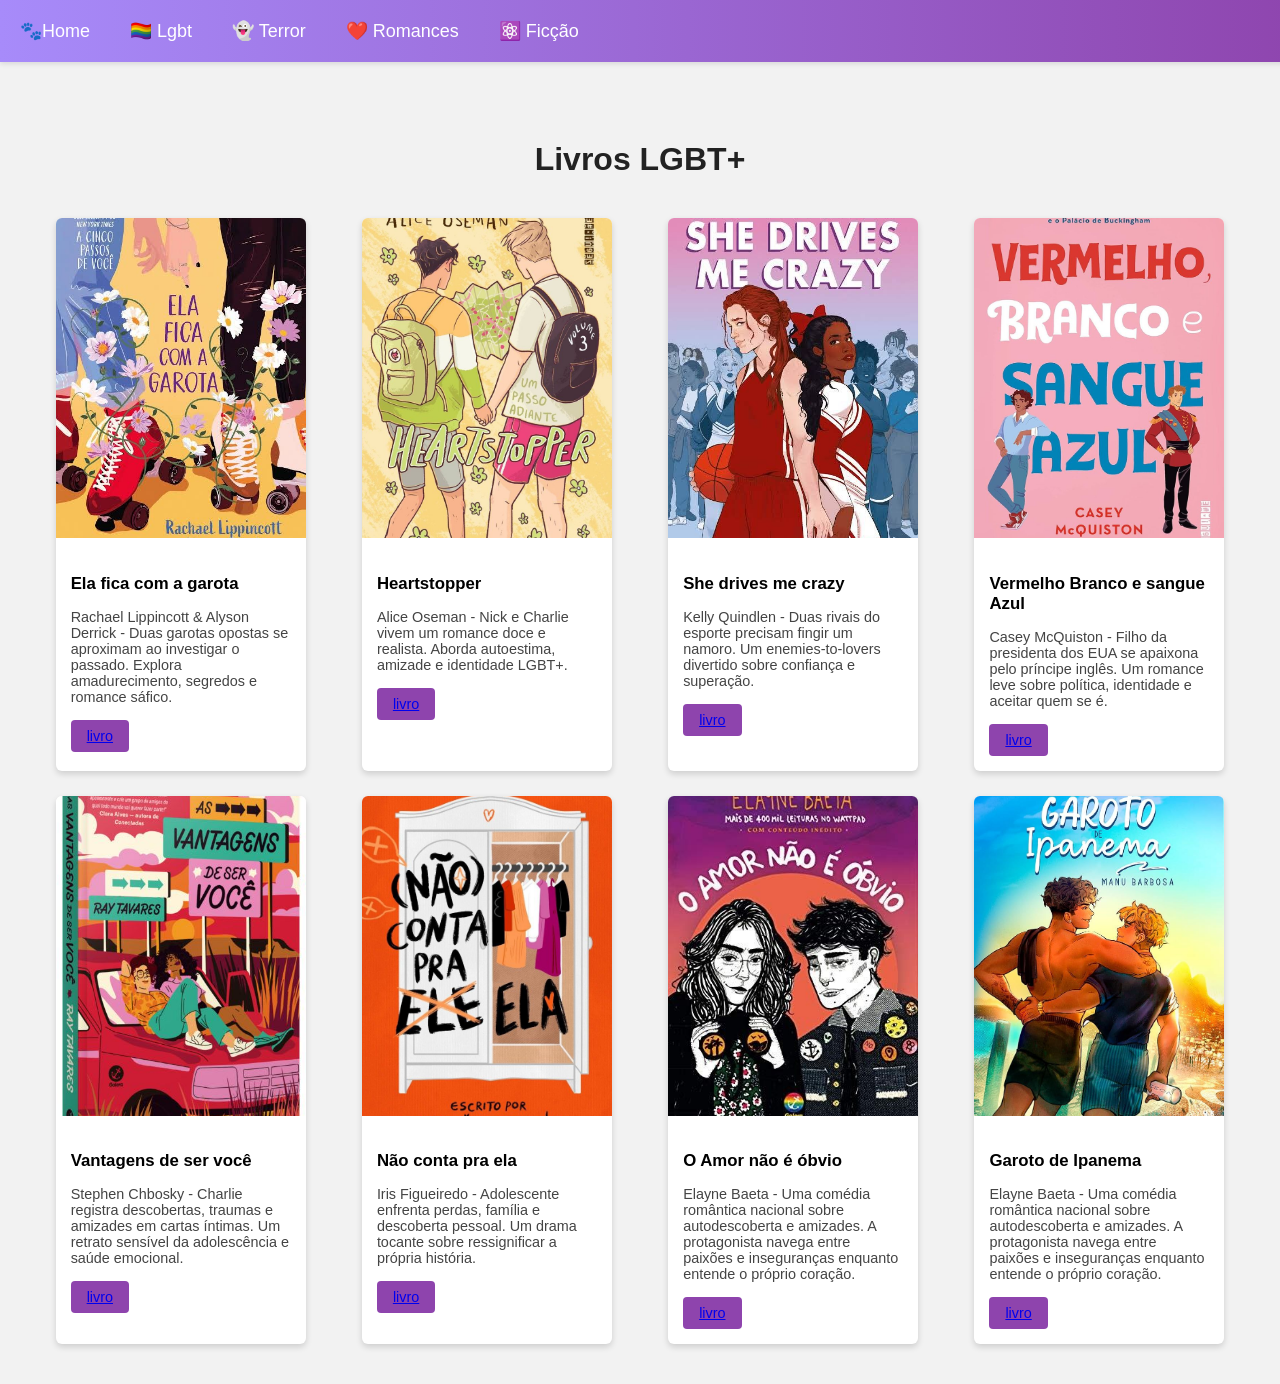
<file: lgbt.html>
<!DOCTYPE html>
<html lang="pt-BR">
<head>
  <meta charset="UTF-8" />
  <meta name="viewport" content="width=device-width, initial-scale=1.0" />

  <header class="navbar">
 <a href="index.html" class="logo"> 🐾Home</a>
  <a href="lgbt.html" class="logo">🏳️‍🌈 Lgbt</a>
  <a href="Terror.html" class="logo">👻 Terror</a>
   <a href="Romance.html" class="logo">❤️ Romances</a>
    <a href="ficção.html" class="logo">⚛️ Ficção</a>
</header>

  <link rel="stylesheet" href="ler.css" />
  <title>Livros LGBT+ para você</title>
  
</head>
<body>

  <div class="container">
    <h1>Livros  LGBT+ </h1>

    <div class="card-grid">
      <!-- Primeira linha -->
       <div class="card">
        <img src="livro/garota.jpeg" alt="garota">
        <div class="card-content">
          <h3>Ela fica com a garota</h3>
          <p>Rachael Lippincott & Alyson Derrick - Duas garotas opostas se aproximam ao investigar o passado.
Explora amadurecimento, segredos e romance sáfico.</p>
          <button><a href="https://www.amazon.com.br/Ela-fica-garota-Rachael-Lippincott/dp/6588131569" class="logo">livro</a></button>
        </div>
      </div>

      <div class="card">
        <img src="livro/Heartstopper.jpeg" alt="Heartstopper">
        <div class="card-content">
          <h3>Heartstopper</h3>
          <p>Alice Oseman - Nick e Charlie vivem um romance doce e realista.
Aborda autoestima, amizade e identidade LGBT+.</p>
          <button><a href="https://www.amazon.com.br/s?k=Heartstopper&i=stripbooks&__mk_pt_BR=%C3%85M%C3%85%C5%BD%C3%95%C3%91&crid=3LAHWVRU51R14&sprefix=heartstopper%2Cstripbooks%2C174&ref=nb_sb_noss_1" class="logo">livro</a></button>
        </div>
      </div> 

      <div class="card">
        <img src="livro/loka.jpeg" alt="loka">
        <div class="card-content">
          <h3>She drives me crazy</h3>
          <p>Kelly Quindlen - Duas rivais do esporte precisam fingir um namoro.
Um enemies-to-lovers divertido sobre confiança e superação.</p>
          <button><a href="https://www.amazon.com.br/She-Drives-Crazy-Kelly-Quindlen/dp/1250209153/ref=sr_1_1?__mk_pt_BR=%C3%85M%C3%85%C5%BD%C3%95%C3%91&crid=2BK94W89I0M4T&dib=eyJ2IjoiMSJ9.[base64].gMM59NI-3XxCZbUG2Qyr3nNJAeRPiV6LQGy4jYS5Kd0&dib_tag=se&keywords=She+drives+me+crazy&qid=1763471894&s=books&sprefix=she+drives+me+crazy%2Cstripbooks%2C149&sr=1-1&ufe=app_do%3Aamzn1.fos.6121c6c4-c969-43ae-92f7-cc248fc6181d#customerReviews" class="logo">livro</a></button>
        </div>
      </div>

      <div class="card">
        <img src="livro/vermelhobranco.jpeg" alt="vermelhobranco">
        <div class="card-content">
          <h3>Vermelho Branco e sangue Azul</h3>
          <p>Casey McQuiston - Filho da presidenta dos EUA se apaixona pelo príncipe inglês. Um romance leve sobre política, identidade e aceitar quem se é.</p>
          <button><a href=" https://www.amazon.com.br/Vermelho-branco-sangue-Casey-McQuiston/dp/8555340942/ref=sr_1_1?__mk_pt_BR=%C3%85M%C3%85%C5%BD%C3%95%C3%91&crid=1A6ZVKHCSX1SJ&dib=eyJ2IjoiMSJ9.[base64].kz__yAofulET62tk9iwyELifYTxzu5E6J7-csG8Izqk&dib_tag=se&keywords=Vermelho+Branco+e+sangue+Azul&qid=1763469232&s=books&sprefix=vermelho+branco+e+sangue+azul%2Cstripbooks%2C661&sr=1-1 https://www.tudogostoso.com.br/receita/86844-legumes-no-forno.html" class="logo">livro</a></button>
        </div>
      </div>

      

      <!-- Segunda linha -->
     
<div class="card">
        <img src="livro/vantagem.jpeg" alt="vantagem">
        <div class="card-content">
          <h3>Vantagens de ser você</h3>
          <p>Stephen Chbosky - Charlie registra descobertas, traumas e amizades em cartas íntimas.
Um retrato sensível da adolescência e saúde emocional.</p>
         <button><a href=" https://www.amazon.com.br/s?k=Vantagens+de+ser+voc%C3%AA&i=stripbooks&__mk_pt_BR=%C3%85M%C3%85%C5%BD%C3%95%C3%91&crid=HCUIUVA54SVH&sprefix=vantagens+de+ser+voc%C3%AA%2Cstripbooks%2C299&ref=nb_sb_noss" class="logo">livro</a></button>
        </div>
      </div> 
      
      
<div class="card">
        <img src="livro/naoconta.jpeg" alt="naoconta">
        <div class="card-content">
          <h3>Não conta pra ela</h3>
          <p>Iris Figueiredo - Adolescente enfrenta perdas, família e descoberta pessoal.
Um drama tocante sobre ressignificar a própria história.</p>
          <button><a href=" https://www.amazon.com.br/N%C3%A3o-conta-pra-ela-ebook/dp/B0CGSV8ZX4/ref=sr_1_1?__mk_pt_BR=%C3%85M%C3%85%C5%BD%C3%95%C3%91&crid=3OIYT8TXRWNRE&dib=eyJ2IjoiMSJ9.[base64].z6GFLo817GaRWAgnK-j_HxvOZhKTzPWaMR8uIWGYRzY&dib_tag=se&keywords=N%C3%A3o+conta+pra+ela&qid=1763472232&s=books&sprefix=n%C3%A3o+conta+pra+ela%2Cstripbooks%2C162&sr=1-1" class="logo">livro</a></button>
        </div>
      </div>


      <div class="card">
        <img src="livro/amornaoobvio.jpeg" alt="amornaoobvio">
        <div class="card-content">
          <h3>O Amor não é óbvio</h3>
          <p>Elayne Baeta - Uma comédia romântica nacional sobre autodescoberta e amizades. A protagonista navega entre paixões e inseguranças enquanto entende o próprio coração.</p>
         <button><a href=" https://www.amazon.com.br/amor-n%C3%A3o-%C3%A9-%C3%B3bvio/dp/8501118265" class="logo">livro</a></button>
        </div>
      </div>


 <div class="card">
        <img src="livro/jikook.jpeg" alt="jikook">
        <div class="card-content">
          <h3>Garoto de Ipanema</h3>
          <p>Elayne Baeta - Uma comédia romântica nacional sobre autodescoberta e amizades. A protagonista navega entre paixões e inseguranças enquanto entende o próprio coração.</p>
      <button><a href=" https://www.amazon.com.br/Garoto-Ipanema-Manu-Barbosa-ebook/dp/B0D9KLTZCW/ref=sr_1_2?crid=28NNI6PESN99B&dib=eyJ2IjoiMSJ9.[base64].9RkohFP1M6m8-wtbGWUv7NxNpEUY8ZBt_nQEe89Mf28&dib_tag=se&keywords=garoto+de+ipanema&qid=1763472300&s=books&sprefix=garo%2Cstripbooks%2C251&sr=1-2" class="logo">livro</a></button>
        </div>
      </div>
      
    </div>
  </div>

</body>
</html>
</file>
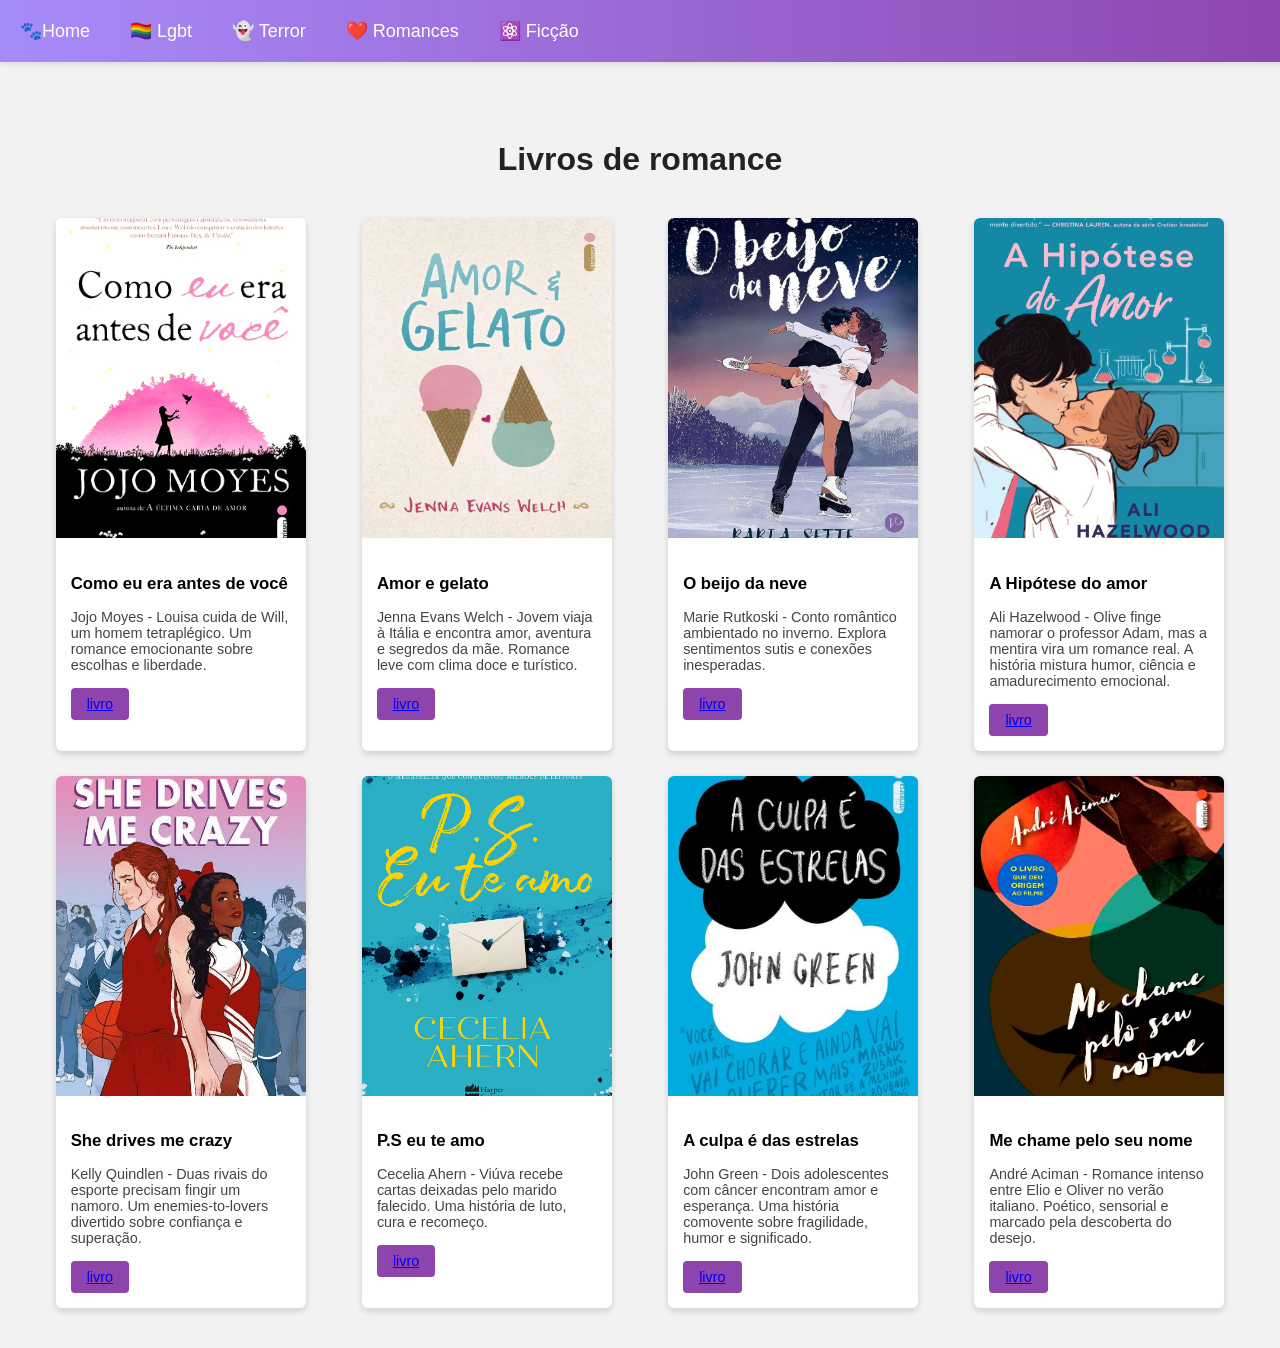
<file: romance.html>
<!DOCTYPE html>
<html lang="pt-BR">
<head>
  <meta charset="UTF-8" />
  <meta name="viewport" content="width=device-width, initial-scale=1.0" />
  <link rel="stylesheet" href="ler.css" />
  <title>Livros romance para você</title>
</head>
<body>
  <header class="navbar">
    <a href="index.html" class="logo"> 🐾Home</a>
    <a href="lgbt.html" class="logo">🏳️‍🌈 Lgbt</a>
    <a href="Terror.html" class="logo">👻 Terror</a>
    <a href="Romance.html" class="logo">❤️ Romances</a>
    <a href="ficçao.html" class="logo">⚛️ Ficção</a>
  </header>

  <div class="container">
    <h1>Livros de romance</h1>

    <div class="card-grid">
      <!-- Primeira linha -->
      <div class="card">
        <img src="livro/antes.webp" alt="brumas">
        <div class="card-content">
          <h3>Como eu era antes de você</h3>
          <p>Jojo Moyes - Louisa cuida de Will, um homem tetraplégico.
Um romance emocionante sobre escolhas e liberdade.</p>
          <button><a href="https://www.amazon.com.br/Como-Eu-Era-Antes-Voc%C3%AA/dp/8580573297/ref=sr_1_1?__mk_pt_BR=%C3%85M%C3%85%C5%BD%C3%95%C3%91&crid=12YWLFHRTD9IU&dib=eyJ2IjoiMSJ9.[base64].JHXB8zqgjZU-lVTyg5QAjbsFXFdag58LuOLopy_BGA0&dib_tag=se&keywords=Como+eu+%C3%A9ra+antes+de+voc%C3%AA&qid=1763472401&s=books&sprefix=como+eu+era+antes+de+voc%C3%AA%2Cstripbooks%2C332&sr=1-1" class="logo">livro</a></button>
        </div>
      </div>

      <div class="card">
        <img src="livro/gelato.jpeg" alt="gelato">
        <div class="card-content">
          <h3>Amor e gelato</h3>
          <p>Jenna Evans Welch - Jovem viaja à Itália e encontra amor, aventura e segredos da mãe.
Romance leve com clima doce e turístico.</p>
          <button><a href="https://www.amazon.com.br/Amor-Gelato-Jenna-Evans-Welch/dp/8551002341/ref=sr_1_1?__mk_pt_BR=%C3%85M%C3%85%C5%BD%C3%95%C3%91&crid=2CZ02QY5DD70N&dib=eyJ2IjoiMSJ9.[base64].GPGZFCWCLHtRCpv0VSY-ZpBp0EUBXaDbU1RRawmvJ2w&dib_tag=se&keywords=Amor+e+gelato&qid=1763472782&s=books&sprefix=amor+e+gelato%2Cstripbooks%2C328&sr=1-1" class="logo">livro</a></button>
        </div>
      </div>

      <div class="card">
        <img src="livro/neve.jpeg" alt="neve">
        <div class="card-content">
          <h3>O beijo da neve</h3>
          <p>Marie Rutkoski - Conto romântico ambientado no inverno.
Explora sentimentos sutis e conexões inesperadas.</p>
          <button><a href="https://www.amazon.com.br/s?k=O+beijo+da+neve&i=stripbooks&__mk_pt_BR=%C3%85M%C3%85%C5%BD%C3%95%C3%91&crid=2JAOLPY6C7WN5&sprefix=o+beijo+da+neve%2Cstripbooks%2C179&ref=nb_sb_noss_1" class="logo">livro</a></button>
        </div>
      </div>

      <div class="card">
        <img src="livro/hipotesedoamor.jpeg" alt="hipotesedoamor">
        <div class="card-content">
          <h3>A Hipótese do amor</h3>
          <p>Ali Hazelwood - Olive finge namorar o professor Adam, mas a mentira vira um romance real.
A história mistura humor, ciência e amadurecimento emocional.</p>
          <button><a href="https://www.amazon.com.br/hip%C3%B3tese-amor-Sucesso-TikTok/dp/6555653302" class="logo">livro</a></button>
        </div>
      </div>

      <!-- Segunda linha -->
      <div class="card">
        <img src="livro/loka.jpeg" alt="loka">
        <div class="card-content">
          <h3>She drives me crazy</h3>
          <p>Kelly Quindlen - Duas rivais do esporte precisam fingir um namoro. Um enemies-to-lovers divertido sobre confiança e superação.</p>
          <button><a href="https://www.amazon.com.br/s?k=she+drives+me+crazy+livro&adgrpid=128419482676&hvadid=595973285885&hvdev=c&hvlocphy=9074225&hvnetw=g&hvqmt=e&hvrand=4621624897491534711&hvtargid=kwd-1646420600123&hydadcr=22275_13354408&mcid=82c7ee2075ad3772a99a68e50bc6b3e0&tag=hydrbrgk-20&ref=pd_sl_6q4t0hc448_e" class="logo">livro</a></button>
        </div>
      </div>

      <div class="card">
        <img src="livro/ps.jpg" alt="ps">
        <div class="card-content">
          <h3>P.S eu te amo</h3>
          <p>Cecelia Ahern - Viúva recebe cartas deixadas pelo marido falecido.
Uma história de luto, cura e recomeço.</p>
          <button><a href="https://www.amazon.com.br/P-S-Eu-amo-Cecelia-Ahern-ebook/dp/B0BYGWWZ6X/ref=sr_1_1?__mk_pt_BR=%C3%85M%C3%85%C5%BD%C3%95%C3%91&crid=344EX9195M0DF&dib=eyJ2IjoiMSJ9.[base64].s_4vz8uzMZ15RPY_AAi4H5yaIu1I32VgsUlVhSop_94&dib_tag=se&keywords=P.S+eu+te+amo&qid=1763476130&s=books&sprefix=p.s+eu+te+amo%2Cstripbooks%2C190&sr=1-1" class="logo">livro</a></button>
        </div>
      </div>

      <div class="card">
        <img src="livro/estrela.jpeg" alt="estrela">
        <div class="card-content">
          <h3>A culpa é das estrelas</h3>
          <p>John Green - Dois adolescentes com câncer encontram amor e esperança. Uma história comovente sobre fragilidade, humor e significado.</p>
          <button><a href="https://www.amazon.com.br/Culpa-%C3%89-das-Estrelas/dp/8580572266/ref=sr_1_1?__mk_pt_BR=%C3%85M%C3%85%C5%BD%C3%95%C3%91&crid=2IICFZALW5AL9&dib=eyJ2IjoiMSJ9.[base64].-dmTTa1WOPG7Hd1hX3PsaNcQHn4a8ToK0YJB74LB_Ck&dib_tag=se&keywords=A+culpa+%C3%A9+das+estrelas&qid=1763476170&s=books&sprefix=a+culpa+%C3%A9+das+estrelas%2Cstripbooks%2C205&sr=1-1" class="logo">livro</a></button>
        </div>
      </div>

      <div class="card">
        <img src="livro/chame.webp" alt="chame">
        <div class="card-content">
          <h3>Me chame pelo seu nome</h3>
          <p>André Aciman - Romance intenso entre Elio e Oliver no verão italiano.
Poético, sensorial e marcado pela descoberta do desejo.</p>
          <button><a href="https://www.amazon.com.br/Me-Chame-Pelo-Seu-Nome/dp/8551002732/ref=sr_1_1?__mk_pt_BR=%C3%85M%C3%85%C5%BD%C3%95%C3%91&crid=3OK8D9PCWZB44&dib=eyJ2IjoiMSJ9.[base64].e5eOYrDy9TwKC57kdoGx_YAqR1tjofngSQDSgA8djR4&dib_tag=se&keywords=Me+chame+pelo+seu+nome&qid=1763476206&s=books&sprefix=me+chame+pelo+seu+nome%2Cstripbooks%2C244&sr=1-1" class="logo">livro</a></button>
        </div>
      </div>
    </div>
  </div>
</body>
</html>
</file>
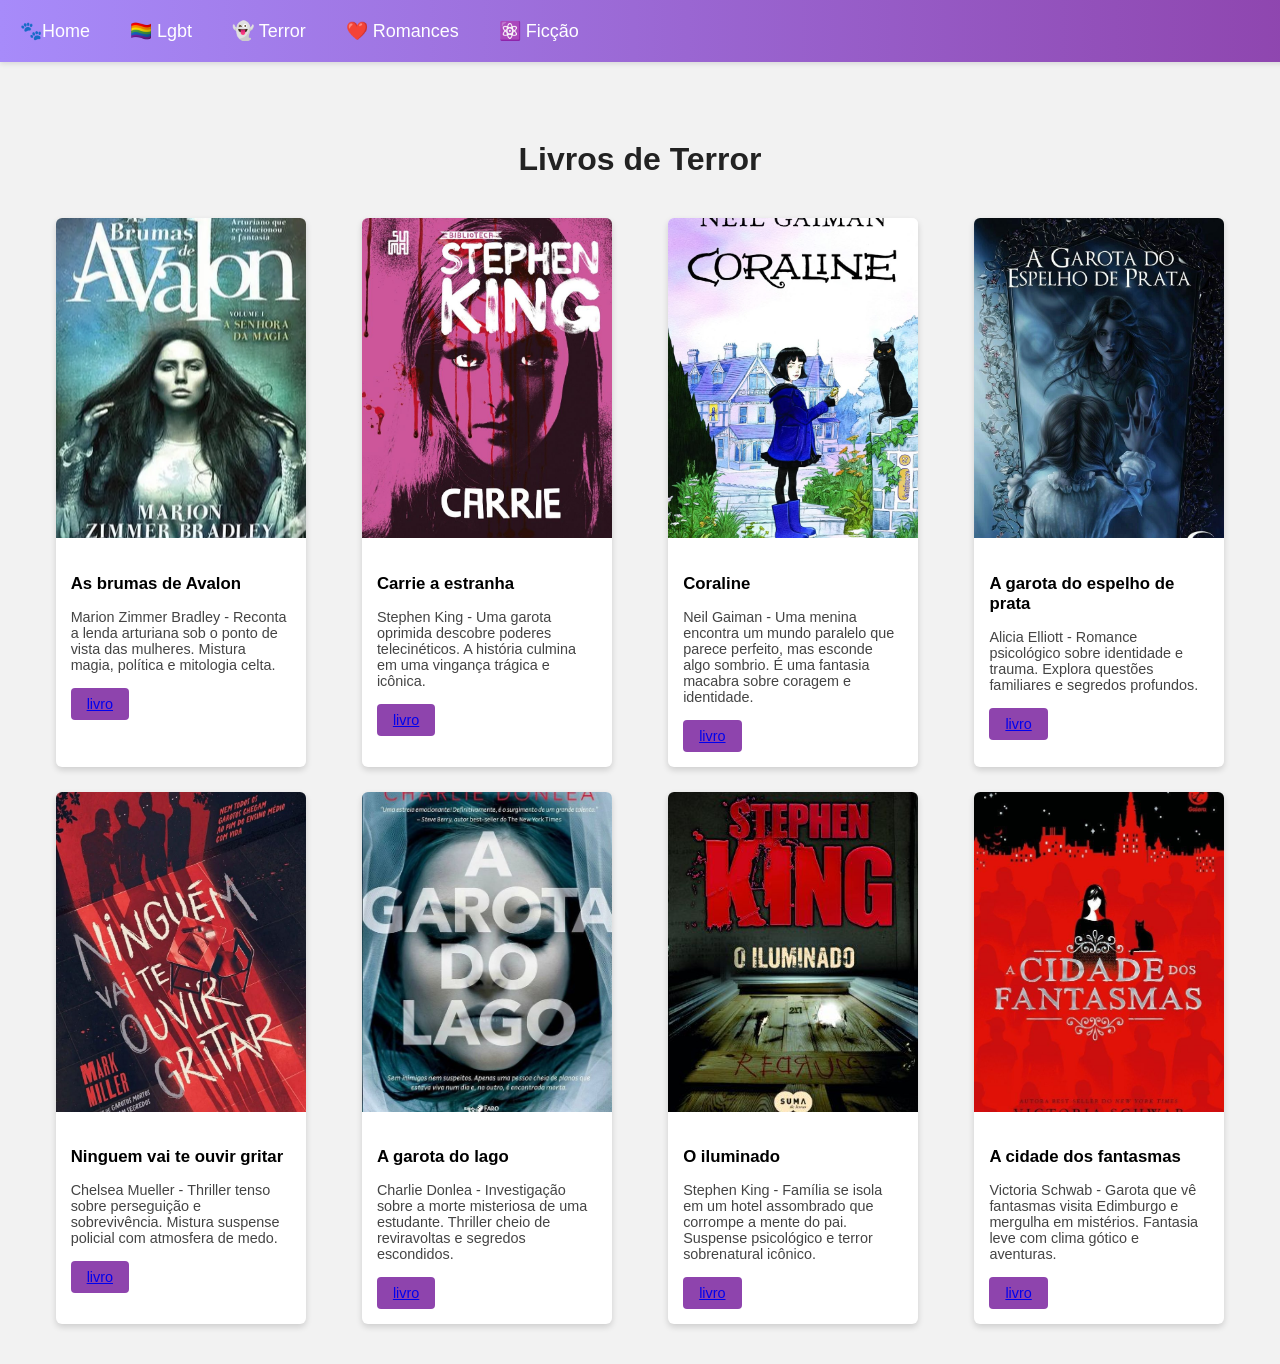
<file: terror.html>
<!DOCTYPE html>
<html lang="pt-BR">
<head>
  <meta charset="UTF-8" />
  <meta name="viewport" content="width=device-width, initial-scale=1.0" />

  <header class="navbar">
 <a href="index.html" class="logo"> 🐾Home</a>
  <a href="lgbt.html" class="logo">🏳️‍🌈 Lgbt</a>
  <a href="Terror.html" class="logo">👻 Terror</a>
   <a href="Romance.html" class="logo">❤️ Romances</a>
    <a href="ficçao.html" class="logo">⚛️ Ficção</a>
</header>

  <link rel="stylesheet" href="ler.css" />
  <title>Livros de Terror </title>
  
</head>
<body>

  <div class="container">
    <h1>Livros de Terror </h1>

    <div class="card-grid">
      <!-- Primeira linha -->
       <div class="card">
        <img src="livro/brumas.webp" alt="brumas">
        <div class="card-content">
          <h3>As brumas de Avalon</h3>
          <p>Marion Zimmer Bradley - Reconta a lenda arturiana sob o ponto de vista das mulheres.
Mistura magia, política e mitologia celta.</p>
        <button><a href=" https://www.tudogostoso.com.br/receita/86844-legumes-no-forno.html" class="logo">livro</a></button>
        </div>
      </div>

      <div class="card">
        <img src="livro/carrie.jpeg" alt="carrie">
        <div class="card-content">
          <h3>Carrie a estranha</h3>
          <p>Stephen King - Uma garota oprimida descobre poderes telecinéticos.
A história culmina em uma vingança trágica e icônica.</p>
          <button><a href=" https://www.tudogostoso.com.br/receita/86844-legumes-no-forno.html" class="logo">livro</a></button>
        </div>
      </div> 

      <div class="card">
        <img src="livro/coraline.jpeg" alt="coraline">
        <div class="card-content">
          <h3>Coraline</h3>
          <p>Neil Gaiman - Uma menina encontra um mundo paralelo que parece perfeito, mas esconde algo sombrio. É uma fantasia macabra sobre coragem e identidade.</p>
         <button><a href=" https://www.tudogostoso.com.br/receita/86844-legumes-no-forno.html" class="logo">livro</a></button>
        </div>
      </div>

      <div class="card">
        <img src="livro/espelho.jpeg" alt="espelho">
        <div class="card-content">
          <h3>A garota do espelho de prata</h3>
          <p>Alicia Elliott - Romance psicológico sobre identidade e trauma.
Explora questões familiares e segredos profundos.</p>
          <button><a href=" https://www.tudogostoso.com.br/receita/86844-legumes-no-forno.html" class="logo">livro</a></button>
        </div>
      </div>

      

      <!-- Segunda linha -->
     
<div class="card">
        <img src="livro/gritart.jpeg" alt="it">
        <div class="card-content">
          <h3>Ninguem vai te ouvir gritar</h3>
          <p>Chelsea Mueller - Thriller tenso sobre perseguição e sobrevivência.
Mistura suspense policial com atmosfera de medo.</p>
          <button><a href=" https://www.tudogostoso.com.br/receita/86844-legumes-no-forno.html" class="logo">livro</a></button>
        </div>
      </div> 
      
      
 <div class="card">
        <img src="livro/lago.jpeg" alt="lago">
        <div class="card-content">
          <h3>A garota do lago</h3>
          <p>Charlie Donlea - Investigação sobre a morte misteriosa de uma estudante.
Thriller cheio de reviravoltas e segredos escondidos.</p>
        <button><a href=" https://www.tudogostoso.com.br/receita/86844-legumes-no-forno.html" class="logo">livro</a></button>
        </div>
      </div>


      <div class="card">
        <img src="livro/iluminado.jpeg" alt="iluminado">
        <div class="card-content">
          <h3>O iluminado</h3>
          <p>Stephen King - Família se isola em um hotel assombrado que corrompe a mente do pai.
Suspense psicológico e terror sobrenatural icônico.</p>
         <button><a href=" https://www.tudogostoso.com.br/receita/86844-legumes-no-forno.html" class="logo">livro</a></button>
        </div>
      </div>


 <div class="card">
        <img src="livro/fantasma.jpeg" alt="fantasma">
        <div class="card-content">
          <h3>A cidade dos fantasmas</h3>
          <p>Victoria Schwab - Garota que vê fantasmas visita Edimburgo e mergulha em mistérios.
Fantasia leve com clima gótico e aventuras.</p>
          <button><a href=" https://www.tudogostoso.com.br/receita/86844-legumes-no-forno.html" class="logo">livro</a></button>
        </div>
      </div>
      
    </div>
  </div>

</body>
</html>
</file>
<file: ler.css>
body {
  font-family: Arial, sans-serif;
  background-color: #f2f2f2;
  margin: 0;
  padding: 0;
}

.container {
  max-width: 1200px;
  margin: 0 auto;
  padding: 40px 20px;
}

h1 {
  text-align: center;
  color: #222;
  margin-bottom: 40px;
  font-size: 2em;
}

.card-grid {
  display: grid;
  grid-template-columns: repeat(auto-fit, minmax(250px, 1fr));
  gap: 25px;
  justify-items: center;
}

.card {
  /* Cor de fundo alterada para branco (claro) */
  background-color: #fff;
  border-radius: 6px;
  box-shadow: 0 3px 6px rgba(0, 0, 0, 0.15);
  overflow: hidden;
  width: 250px;
  text-align: left;
  transition: transform 0.2s ease;
}

.card:hover {
  transform: translateY(-6px);
}

.card img {
  width: 100%;
  height: 320px;
  object-fit: cover;
}

.card-content {
  padding: 15px;
}

.card h3 {
  font-size: 1.05em;
  margin-bottom: 8px;
  color: #000; /* Cor alterada para preto para contraste */
}

.card p {
  font-size: 0.9em;
  color: #444; /* Cor alterada para cinza escuro para contraste */
  margin-bottom: 15px;
}

.card button {
  /* Cor de fundo alterada para roxo bonito */
  background-color: #8e44ad;
  color: #fff;
  border: none;
  padding: 8px 16px;
  border-radius: 4px;
  cursor: pointer;
  font-size: 0.9em;
}

.card button:hover {
  /* Cor de hover alterada para tom mais escuro de roxo */
  background-color: #6c3483;
}

/* 🔹 Barra fixa no topo */
.navbar {
  position: fixed;
  top: 0;
  left: 0;
  width: 100%;
  /* Fundo Degradê alterado para roxo mais bonito */
  background: linear-gradient(135deg, #a78bfa, #8e44ad);
  box-shadow: 0 2px 5px rgba(0, 0, 0, 0.1);
  display: flex;
  justify-content: space-between;
  align-items: center;
  padding: 15px 40px;
  z-index: 1000;
}

/* Barra de navegação */
.navbar {
  display: flex;
  justify-content: flex-start;  /* Mantém os itens lado a lado sem separar */
  align-items: center;
  gap: 40px;                    /* Espaço entre os links */
  padding: 20px 20px;
  /* Fundo Degradê alterado para roxo mais bonito */
  background: linear-gradient(90deg, #a78bfa, #8e44ad);
}

/* Estilo dos links */
.navbar a {
  text-decoration: none;
  color: #fff; /* Cor alterada para branco para contraste */
  font-size: 18px;
  font-weight: 500;
  display: flex;
  align-items: center;
  gap: 6px; /* Espaço entre o ícone e o texto */
}

.navbar a:hover {
  color: #f0f0f0; /* Cor de hover alterada para branco claro */
}

/* Segurança para não ficar atrás do topo */
body {
  padding-top: 80px;
}
</file>
